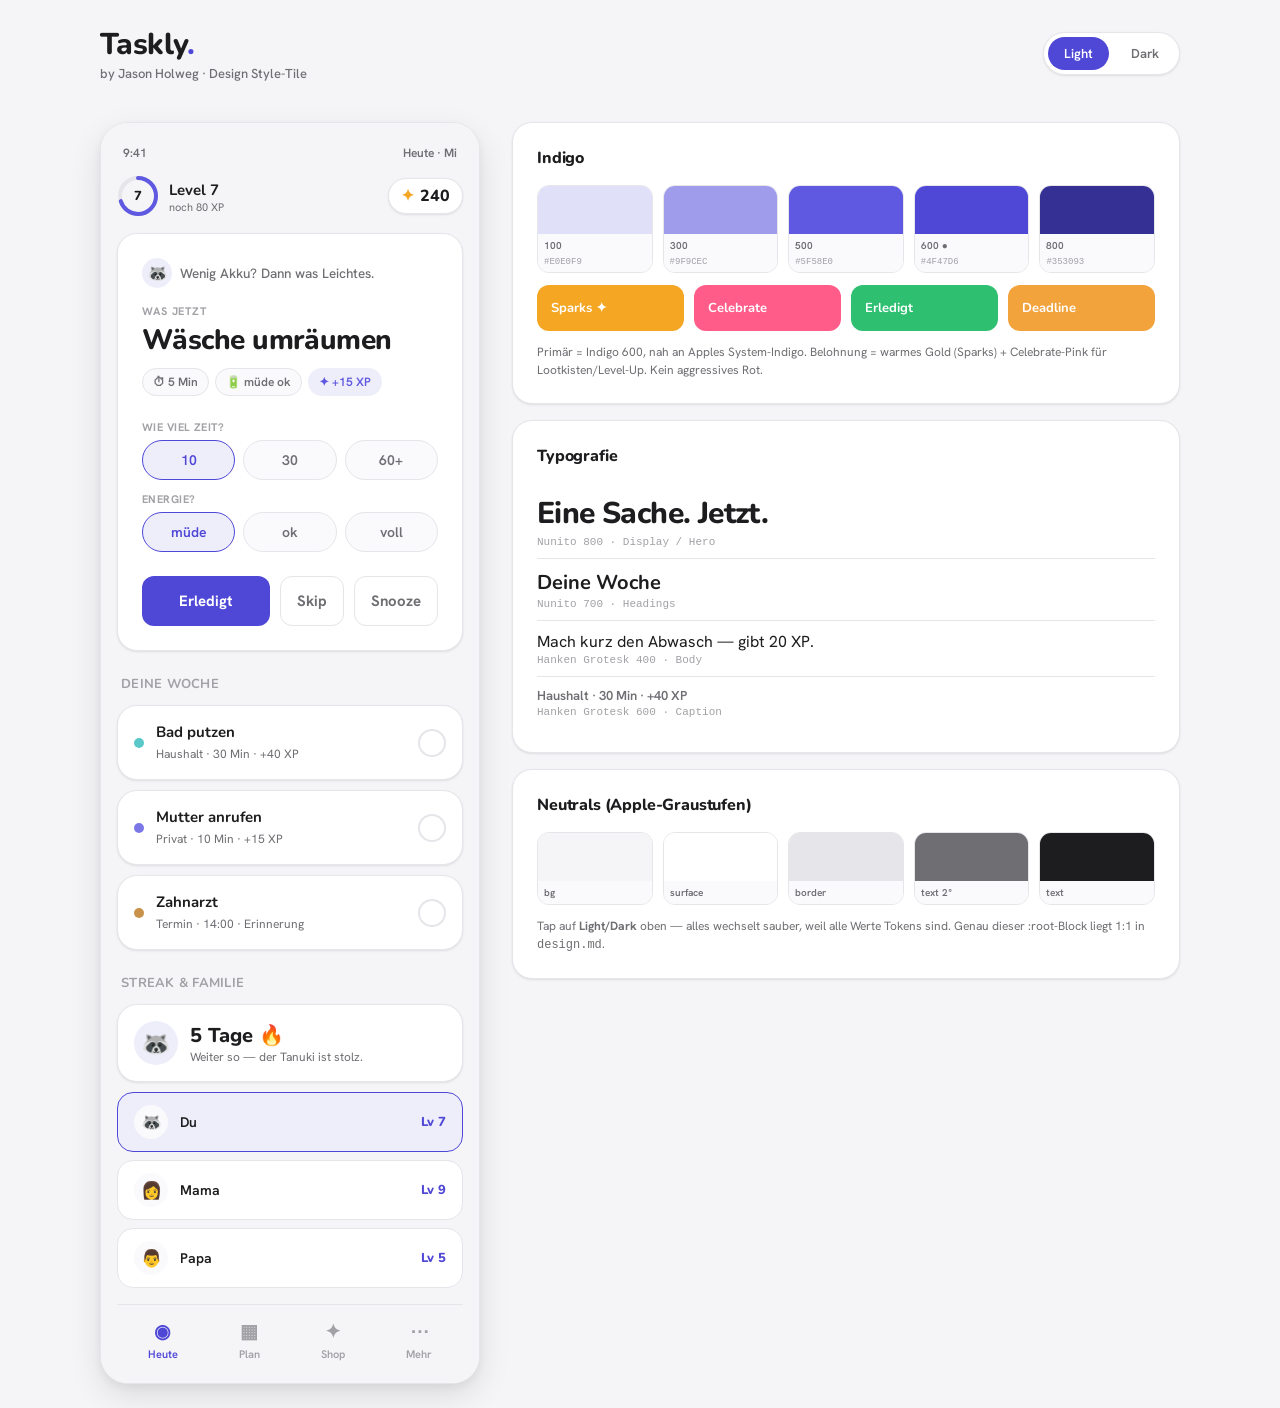
<file: taskly_style_tile.html>
<!DOCTYPE html>
<html lang="de" data-theme="light">
<head>
<meta charset="UTF-8">
<meta name="viewport" content="width=device-width, initial-scale=1.0">
<title>Taskly — Style Tile</title>
<link rel="preconnect" href="https://fonts.googleapis.com">
<link rel="preconnect" href="https://fonts.gstatic.com" crossorigin>
<link href="https://fonts.googleapis.com/css2?family=Nunito:wght@400;600;700;800&family=Hanken+Grotesk:wght@400;500;600;700&display=swap" rel="stylesheet">
<style>
:root{
  --indigo-50:#EEEEFB;--indigo-100:#E0E0F9;--indigo-200:#C4C3F3;--indigo-300:#9F9CEC;
  --indigo-400:#7C77E6;--indigo-500:#5F58E0;--indigo-600:#4F47D6;--indigo-700:#413AB8;
  --indigo-800:#353093;--indigo-900:#2A2670;
  --color-primary:var(--indigo-600);--color-primary-hover:var(--indigo-700);
  --color-primary-subtle:var(--indigo-50);--color-on-primary:#fff;
  --color-bg:#F5F5F7;--color-surface:#fff;--color-surface-2:#FAFAFC;--color-border:#E5E5EA;
  --color-text:#1D1D1F;--color-text-secondary:#6E6E73;--color-text-tertiary:#A1A1A6;
  --color-spark:#F5A623;--color-spark-bright:#FFB93D;--color-celebrate:#FF5C8A;--color-xp:var(--indigo-500);
  --color-success:#2FBF71;--color-due-soon:#F2A33C;--color-danger:#E0483D;
  --font-body:"Hanken Grotesk",-apple-system,BlinkMacSystemFont,sans-serif;
  --font-display:"Nunito",var(--font-body);
  --space-1:4px;--space-2:8px;--space-3:12px;--space-4:16px;--space-5:24px;--space-6:32px;
  --radius-sm:8px;--radius-md:12px;--radius-lg:16px;--radius-xl:20px;--radius-2xl:28px;--radius-full:999px;
  --shadow-sm:0 1px 2px rgba(0,0,0,.04),0 1px 3px rgba(0,0,0,.06);
  --shadow-md:0 4px 12px rgba(0,0,0,.06),0 2px 4px rgba(0,0,0,.04);
  --shadow-lg:0 12px 32px rgba(0,0,0,.10),0 4px 8px rgba(0,0,0,.05);
  --ease-standard:cubic-bezier(.4,0,.2,1);--ease-spring:cubic-bezier(.34,1.56,.64,1);
  --dur-base:220ms;
}
[data-theme="dark"]{
  --color-primary:#6E68F0;--color-primary-hover:#837EF3;--color-primary-subtle:#1E1B3A;
  --color-bg:#000;--color-surface:#1C1C1E;--color-surface-2:#2C2C2E;--color-border:#38383A;
  --color-text:#F5F5F7;--color-text-secondary:#98989D;--color-text-tertiary:#636366;
  --color-spark:#FFB93D;--color-celebrate:#FF6F9C;--color-success:#32D27A;--color-due-soon:#F7B250;
  --shadow-sm:0 1px 2px rgba(0,0,0,.4);--shadow-md:0 4px 16px rgba(0,0,0,.5);--shadow-lg:0 16px 40px rgba(0,0,0,.6);
}
*{box-sizing:border-box;margin:0;padding:0}
body{font-family:var(--font-body);background:var(--color-bg);color:var(--color-text);
  transition:background .4s var(--ease-standard),color .4s var(--ease-standard);
  -webkit-font-smoothing:antialiased;padding:var(--space-5);}
.wrap{max-width:1080px;margin:0 auto;display:grid;grid-template-columns:380px 1fr;gap:var(--space-6);align-items:start}
@media(max-width:860px){.wrap{grid-template-columns:1fr}}

/* ---- top bar of page ---- */
.topbar{grid-column:1/-1;display:flex;align-items:center;justify-content:space-between;margin-bottom:var(--space-2)}
.brand{font-family:var(--font-display);font-weight:800;font-size:30px;letter-spacing:-.02em}
.brand .dot{color:var(--color-primary)}
.brand small{display:block;font-family:var(--font-body);font-weight:500;font-size:13px;color:var(--color-text-secondary);letter-spacing:0}
.toggle{display:flex;gap:6px;background:var(--color-surface);border:1px solid var(--color-border);
  border-radius:var(--radius-full);padding:4px;box-shadow:var(--shadow-sm)}
.toggle button{font-family:var(--font-body);font-weight:600;font-size:13px;border:0;cursor:pointer;
  padding:8px 16px;border-radius:var(--radius-full);background:transparent;color:var(--color-text-secondary)}
.toggle button.on{background:var(--color-primary);color:var(--color-on-primary)}

/* ---- phone column ---- */
.phone{background:var(--color-surface);border:1px solid var(--color-border);border-radius:var(--radius-2xl);
  box-shadow:var(--shadow-lg);overflow:hidden}
.phone-bg{background:var(--color-bg);padding:var(--space-4)}
.statusbar{display:flex;align-items:center;justify-content:space-between;padding:6px 6px 14px;color:var(--color-text-secondary);font-size:12px;font-weight:600}

/* xp + sparks */
.hud{display:flex;align-items:center;justify-content:space-between;margin-bottom:var(--space-4)}
.lvl{display:flex;align-items:center;gap:10px}
.ring{position:relative;width:42px;height:42px}
.ring svg{transform:rotate(-90deg)}
.ring .lab{position:absolute;inset:0;display:flex;align-items:center;justify-content:center;
  font-family:var(--font-display);font-weight:800;font-size:13px}
.lvl .meta b{font-family:var(--font-display);font-size:15px}
.lvl .meta span{display:block;font-size:11px;color:var(--color-text-secondary)}
.sparks{display:flex;align-items:center;gap:6px;background:var(--color-surface);border:1px solid var(--color-border);
  border-radius:var(--radius-full);padding:6px 12px;box-shadow:var(--shadow-sm);font-family:var(--font-display);font-weight:800}
.sparks .ic{color:var(--color-spark);font-size:16px}

/* hero */
.hero{background:var(--color-surface);border:1px solid var(--color-border);border-radius:var(--radius-xl);
  box-shadow:var(--shadow-sm);padding:var(--space-5);position:relative;overflow:hidden}
.hero .reason{display:flex;align-items:center;gap:8px;color:var(--color-text-secondary);font-size:13.5px;font-weight:500;margin-bottom:var(--space-4)}
.mascot{width:30px;height:30px;border-radius:50%;background:var(--color-primary-subtle);
  display:grid;place-items:center;font-size:17px;flex:none}
.eyebrow{font-size:11px;font-weight:700;letter-spacing:.08em;text-transform:uppercase;color:var(--color-text-tertiary);margin-bottom:6px}
.task-title{font-family:var(--font-display);font-weight:800;font-size:28px;line-height:1.15;letter-spacing:-.02em;margin-bottom:var(--space-3)}
.chips{display:flex;gap:6px;flex-wrap:wrap;margin-bottom:var(--space-5)}
.chip{font-size:12px;font-weight:600;padding:5px 10px;border-radius:var(--radius-full);background:var(--color-surface-2);border:1px solid var(--color-border);color:var(--color-text-secondary)}
.chip.xp{color:var(--color-xp);background:var(--color-primary-subtle);border-color:transparent}

.qrow{margin-bottom:var(--space-3)}
.qrow .qlab{font-size:11px;font-weight:700;color:var(--color-text-tertiary);margin-bottom:6px;letter-spacing:.04em}
.pills{display:flex;gap:8px}
.pill{flex:1;min-height:40px;border:1px solid var(--color-border);background:var(--color-surface-2);
  border-radius:var(--radius-full);font-family:var(--font-body);font-weight:600;font-size:14px;color:var(--color-text-secondary);
  cursor:pointer;transition:all var(--dur-base) var(--ease-standard)}
.pill.on{background:var(--color-primary-subtle);border-color:var(--color-primary);color:var(--color-primary)}

.actions{display:flex;gap:10px;margin-top:var(--space-5)}
.btn{font-family:var(--font-body);font-weight:700;font-size:15px;border:0;cursor:pointer;border-radius:var(--radius-md);min-height:50px;transition:transform var(--dur-base) var(--ease-spring),background var(--dur-base)}
.btn:active{transform:scale(.96)}
.btn-primary{flex:1;background:var(--color-primary);color:var(--color-on-primary)}
.btn-primary:hover{background:var(--color-primary-hover)}
.btn-ghost{background:transparent;color:var(--color-text-secondary);padding:0 16px;border:1px solid var(--color-border)}

/* section label */
.slabel{font-family:var(--font-display);font-weight:700;font-size:13px;color:var(--color-text-tertiary);
  margin:var(--space-5) 4px var(--space-3);letter-spacing:.02em}

/* task cards */
.card{background:var(--color-surface);border:1px solid var(--color-border);border-radius:var(--radius-xl);
  box-shadow:var(--shadow-sm);padding:var(--space-4);display:flex;align-items:center;gap:12px;margin-bottom:10px}
.ddot{width:10px;height:10px;border-radius:50%;flex:none}
.card .body{flex:1}
.card .body b{font-family:var(--font-display);font-weight:700;font-size:15px;display:block}
.card .body span{font-size:12px;color:var(--color-text-secondary)}
.check{width:28px;height:28px;border-radius:50%;border:2px solid var(--color-border);flex:none;cursor:pointer;transition:all var(--dur-base) var(--ease-spring)}
.check.done{background:var(--color-success);border-color:var(--color-success);position:relative}
.check.done::after{content:"✓";position:absolute;inset:0;display:grid;place-items:center;color:#fff;font-weight:800;font-size:15px}

/* streak */
.streak{display:flex;align-items:center;gap:12px;background:var(--color-surface);border:1px solid var(--color-border);
  border-radius:var(--radius-xl);box-shadow:var(--shadow-sm);padding:var(--space-4);margin-bottom:10px}
.streak .big{font-family:var(--font-display);font-weight:800;font-size:20px}
.streak .sub{font-size:12px;color:var(--color-text-secondary)}

/* leaderboard */
.lrow{display:flex;align-items:center;gap:12px;background:var(--color-surface);border:1px solid var(--color-border);
  border-radius:var(--radius-lg);padding:12px var(--space-4);margin-bottom:8px}
.lrow.me{border-color:var(--color-primary);background:var(--color-primary-subtle)}
.lrow .ava{width:34px;height:34px;border-radius:50%;background:var(--color-surface-2);display:grid;place-items:center;font-size:17px;flex:none}
.lrow .nm{flex:1;font-weight:600;font-size:14px}
.lrow .lv{font-family:var(--font-display);font-weight:800;font-size:13px;color:var(--color-primary)}

/* bottom nav */
.nav{display:flex;justify-content:space-around;padding:14px 0 6px;border-top:1px solid var(--color-border);margin-top:var(--space-4)}
.nav div{display:flex;flex-direction:column;align-items:center;gap:3px;font-size:11px;font-weight:600;color:var(--color-text-tertiary)}
.nav div.on{color:var(--color-primary)}
.nav .ni{font-size:19px}

/* ---- spec column ---- */
.panel{background:var(--color-surface);border:1px solid var(--color-border);border-radius:var(--radius-xl);
  box-shadow:var(--shadow-sm);padding:var(--space-5);margin-bottom:var(--space-4)}
.panel h3{font-family:var(--font-display);font-weight:800;font-size:16px;margin-bottom:var(--space-4);letter-spacing:-.01em}
.sw-grid{display:grid;grid-template-columns:repeat(5,1fr);gap:10px}
.sw{border-radius:var(--radius-md);overflow:hidden;border:1px solid var(--color-border)}
.sw .col{height:48px}
.sw .nm{font-size:10px;padding:5px 6px;color:var(--color-text-secondary);background:var(--color-surface-2);font-weight:600}
.sw .hx{font-size:9px;padding:0 6px 5px;color:var(--color-text-tertiary);background:var(--color-surface-2);font-family:monospace}
.accent-row{display:flex;gap:10px;margin-top:12px;flex-wrap:wrap}
.accent{flex:1;min-width:90px;border-radius:var(--radius-md);padding:14px;color:#fff;font-weight:700;font-size:13px;font-family:var(--font-display)}
.type-spec>div{padding:10px 0;border-bottom:1px solid var(--color-border)}
.type-spec>div:last-child{border:0}
.type-spec .t{font-family:var(--font-display)}
.type-spec .meta{font-size:11px;color:var(--color-text-tertiary);font-family:monospace;margin-top:2px}
.note{font-size:12px;color:var(--color-text-secondary);margin-top:var(--space-3);line-height:1.5}

/* confetti */
.confetti{position:absolute;width:8px;height:8px;border-radius:2px;pointer-events:none;opacity:0}
@keyframes pop{0%{opacity:1;transform:translate(0,0) scale(1)}100%{opacity:0;transform:translate(var(--tx),var(--ty)) scale(.3) rotate(180deg)}}
</style>
</head>
<body>
<div class="wrap">

  <div class="topbar">
    <div class="brand">Taskly<span class="dot">.</span><small>by Jason Holweg · Design Style-Tile</small></div>
    <div class="toggle">
      <button id="bl" class="on" onclick="setTheme('light')">Light</button>
      <button id="bd" onclick="setTheme('dark')">Dark</button>
    </div>
  </div>

  <!-- PHONE -->
  <div class="phone">
    <div class="phone-bg">
      <div class="statusbar"><span>9:41</span><span>Heute · Mi</span></div>

      <div class="hud">
        <div class="lvl">
          <div class="ring">
            <svg width="42" height="42"><circle cx="21" cy="21" r="18" fill="none" stroke="var(--color-border)" stroke-width="4"/>
            <circle cx="21" cy="21" r="18" fill="none" stroke="var(--color-xp)" stroke-width="4" stroke-linecap="round" stroke-dasharray="113" stroke-dashoffset="34"/></svg>
            <div class="lab">7</div>
          </div>
          <div class="meta"><b>Level 7</b><span>noch 80 XP</span></div>
        </div>
        <div class="sparks"><span class="ic">✦</span><span id="sparkCount">240</span></div>
      </div>

      <!-- HERO -->
      <div class="hero" id="hero">
        <div class="reason"><span class="mascot">🦝</span> Wenig Akku? Dann was Leichtes.</div>
        <div class="eyebrow">Was jetzt</div>
        <div class="task-title">Wäsche umräumen</div>
        <div class="chips"><span class="chip">⏱ 5 Min</span><span class="chip">🔋 müde ok</span><span class="chip xp">✦ +15 XP</span></div>

        <div class="qrow"><div class="qlab">WIE VIEL ZEIT?</div>
          <div class="pills" data-group="time">
            <button class="pill on">10</button><button class="pill">30</button><button class="pill">60+</button>
          </div></div>
        <div class="qrow"><div class="qlab">ENERGIE?</div>
          <div class="pills" data-group="energy">
            <button class="pill on">müde</button><button class="pill">ok</button><button class="pill">voll</button>
          </div></div>

        <div class="actions">
          <button class="btn btn-primary" onclick="complete(this)">Erledigt</button>
          <button class="btn btn-ghost">Skip</button>
          <button class="btn btn-ghost">Snooze</button>
        </div>
      </div>

      <div class="slabel">DEINE WOCHE</div>
      <div class="card"><span class="ddot" style="background:#5AC8C8"></span><div class="body"><b>Bad putzen</b><span>Haushalt · 30 Min · +40 XP</span></div><div class="check" onclick="this.classList.toggle('done')"></div></div>
      <div class="card"><span class="ddot" style="background:var(--indigo-400)"></span><div class="body"><b>Mutter anrufen</b><span>Privat · 10 Min · +15 XP</span></div><div class="check" onclick="this.classList.toggle('done')"></div></div>
      <div class="card"><span class="ddot" style="background:#C8924A"></span><div class="body"><b>Zahnarzt</b><span>Termin · 14:00 · Erinnerung</span></div><div class="check" onclick="this.classList.toggle('done')"></div></div>

      <div class="slabel">STREAK & FAMILIE</div>
      <div class="streak"><span class="mascot" style="width:44px;height:44px;font-size:24px">🦝</span><div><div class="big">5 Tage 🔥</div><div class="sub">Weiter so — der Tanuki ist stolz.</div></div></div>
      <div class="lrow me"><span class="ava">🦝</span><span class="nm">Du</span><span class="lv">Lv 7</span></div>
      <div class="lrow"><span class="ava">👩</span><span class="nm">Mama</span><span class="lv">Lv 9</span></div>
      <div class="lrow"><span class="ava">👨</span><span class="nm">Papa</span><span class="lv">Lv 5</span></div>

      <div class="nav">
        <div class="on"><span class="ni">◉</span>Heute</div>
        <div><span class="ni">▦</span>Plan</div>
        <div><span class="ni">✦</span>Shop</div>
        <div><span class="ni">⋯</span>Mehr</div>
      </div>
    </div>
  </div>

  <!-- SPEC COLUMN -->
  <div>
    <div class="panel">
      <h3>Indigo</h3>
      <div class="sw-grid">
        <div class="sw"><div class="col" style="background:var(--indigo-100)"></div><div class="nm">100</div><div class="hx">#E0E0F9</div></div>
        <div class="sw"><div class="col" style="background:var(--indigo-300)"></div><div class="nm">300</div><div class="hx">#9F9CEC</div></div>
        <div class="sw"><div class="col" style="background:var(--indigo-500)"></div><div class="nm">500</div><div class="hx">#5F58E0</div></div>
        <div class="sw"><div class="col" style="background:var(--indigo-600)"></div><div class="nm">600 ●</div><div class="hx">#4F47D6</div></div>
        <div class="sw"><div class="col" style="background:var(--indigo-800)"></div><div class="nm">800</div><div class="hx">#353093</div></div>
      </div>
      <div class="accent-row">
        <div class="accent" style="background:var(--color-spark)">Sparks ✦</div>
        <div class="accent" style="background:var(--color-celebrate)">Celebrate</div>
        <div class="accent" style="background:var(--color-success)">Erledigt</div>
        <div class="accent" style="background:var(--color-due-soon)">Deadline</div>
      </div>
      <p class="note">Primär = Indigo&nbsp;600, nah an Apples System-Indigo. Belohnung = warmes Gold (Sparks) + Celebrate-Pink für Lootkisten/Level-Up. Kein aggressives Rot.</p>
    </div>

    <div class="panel">
      <h3>Typografie</h3>
      <div class="type-spec">
        <div><div class="t" style="font-weight:800;font-size:30px;letter-spacing:-.02em">Eine Sache. Jetzt.</div><div class="meta">Nunito 800 · Display / Hero</div></div>
        <div><div class="t" style="font-weight:700;font-size:20px">Deine Woche</div><div class="meta">Nunito 700 · Headings</div></div>
        <div><div style="font-family:var(--font-body);font-size:16px">Mach kurz den Abwasch — gibt 20 XP.</div><div class="meta">Hanken Grotesk 400 · Body</div></div>
        <div><div style="font-family:var(--font-body);font-size:13px;font-weight:600;color:var(--color-text-secondary)">Haushalt · 30 Min · +40 XP</div><div class="meta">Hanken Grotesk 600 · Caption</div></div>
      </div>
    </div>

    <div class="panel">
      <h3>Neutrals (Apple-Graustufen)</h3>
      <div class="sw-grid">
        <div class="sw"><div class="col" style="background:var(--color-bg)"></div><div class="nm">bg</div></div>
        <div class="sw"><div class="col" style="background:var(--color-surface)"></div><div class="nm">surface</div></div>
        <div class="sw"><div class="col" style="background:var(--color-border)"></div><div class="nm">border</div></div>
        <div class="sw"><div class="col" style="background:var(--color-text-secondary)"></div><div class="nm">text 2°</div></div>
        <div class="sw"><div class="col" style="background:var(--color-text)"></div><div class="nm">text</div></div>
      </div>
      <p class="note">Tap auf <b>Light/Dark</b> oben — alles wechselt sauber, weil alle Werte Tokens sind. Genau dieser :root-Block liegt 1:1 in <code>design.md</code>.</p>
    </div>
  </div>

</div>

<script>
function setTheme(t){
  document.documentElement.setAttribute('data-theme',t);
  document.getElementById('bl').classList.toggle('on',t==='light');
  document.getElementById('bd').classList.toggle('on',t==='dark');
}
document.querySelectorAll('.pills').forEach(g=>{
  g.querySelectorAll('.pill').forEach(p=>p.onclick=()=>{
    g.querySelectorAll('.pill').forEach(x=>x.classList.remove('on'));p.classList.add('on');
  });
});
let sparks=240;
function complete(btn){
  // reward pop: spark count up + confetti
  const target=sparks+15;
  const el=document.getElementById('sparkCount');
  const iv=setInterval(()=>{sparks++;el.textContent=sparks;if(sparks>=target)clearInterval(iv);},25);
  burst(document.getElementById('hero'));
  btn.textContent='✓ Stark!';btn.style.background='var(--color-success)';
  setTimeout(()=>{btn.textContent='Erledigt';btn.style.background='';},1400);
}
function burst(host){
  const cols=['var(--color-celebrate)','var(--color-spark)','var(--indigo-400)','var(--color-success)'];
  for(let i=0;i<18;i++){
    const c=document.createElement('div');c.className='confetti';
    c.style.left='50%';c.style.top='40%';c.style.background=cols[i%4];
    c.style.setProperty('--tx',(Math.random()*240-120)+'px');
    c.style.setProperty('--ty',(Math.random()*-160-40)+'px');
    c.style.animation='pop '+(600+Math.random()*300)+'ms var(--ease-spring) forwards';
    host.appendChild(c);setTimeout(()=>c.remove(),1000);
  }
}
</script>
</body>
</html>
</file>
